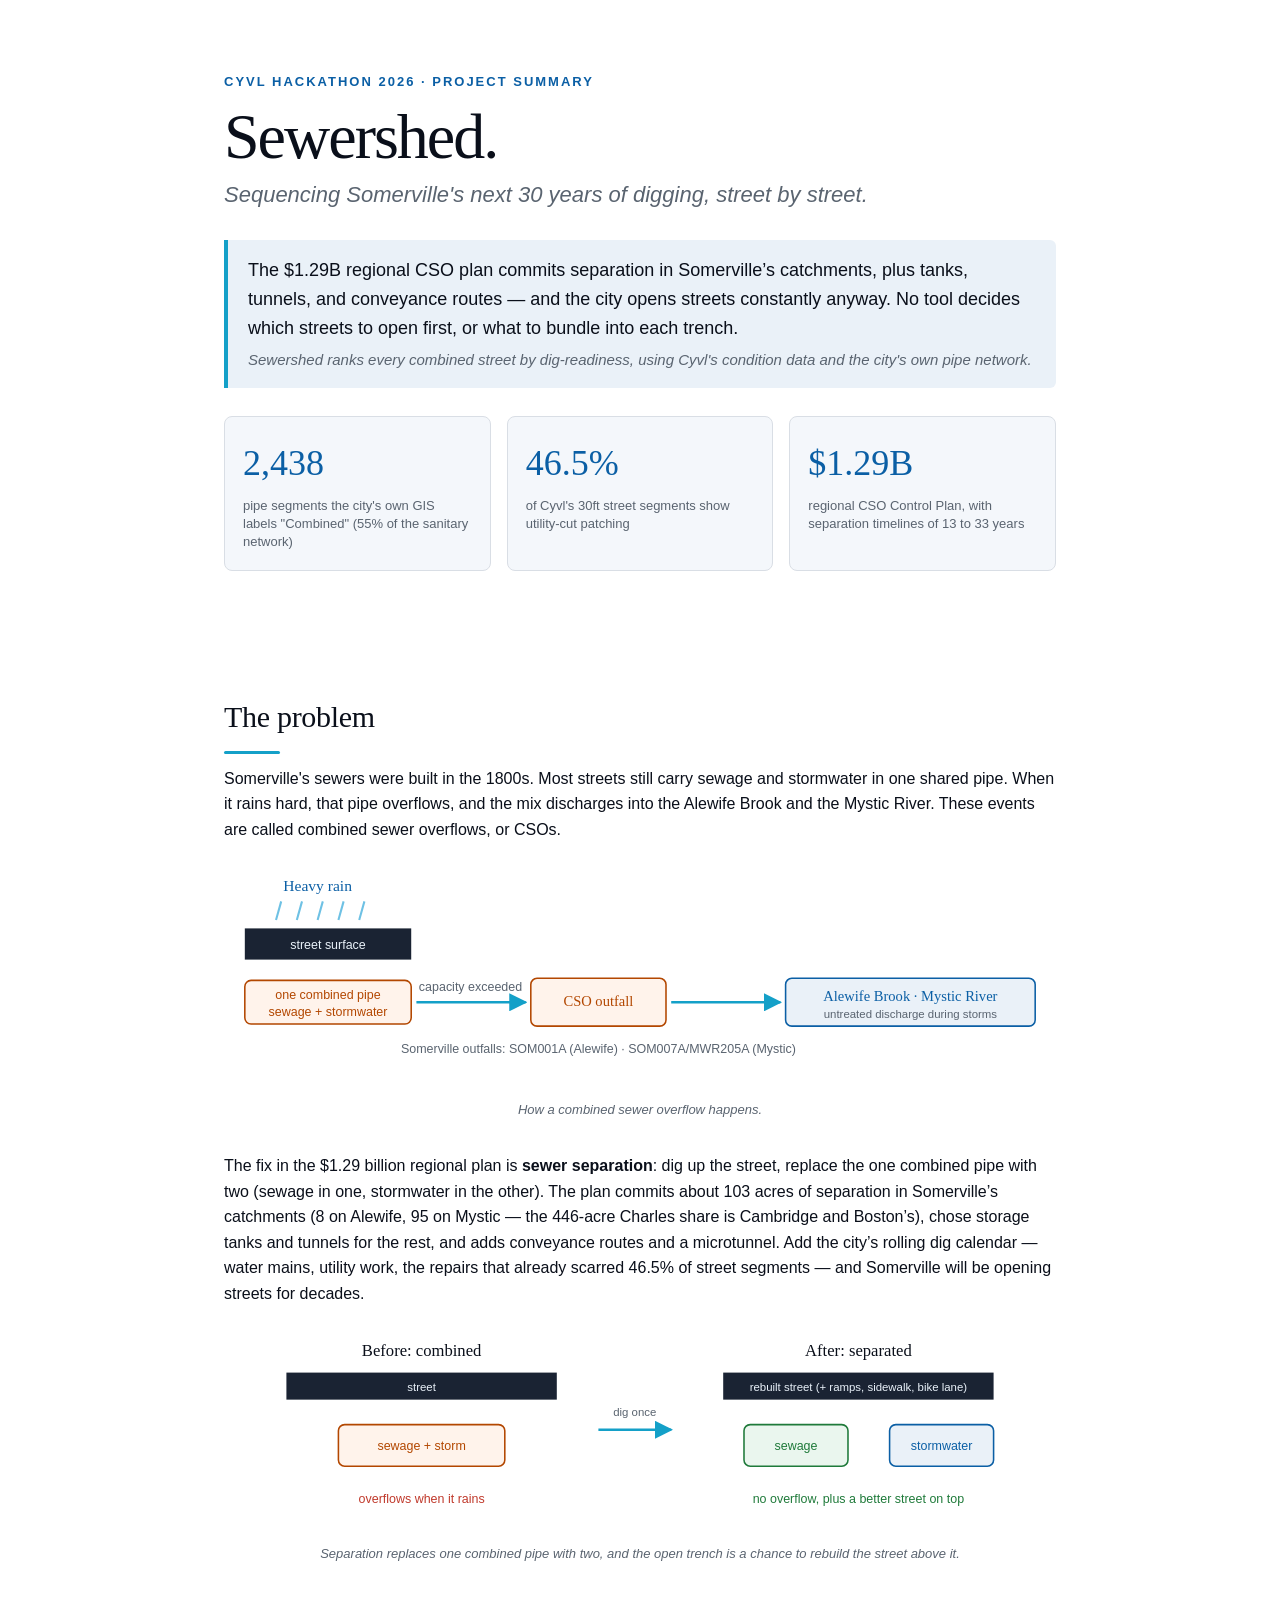
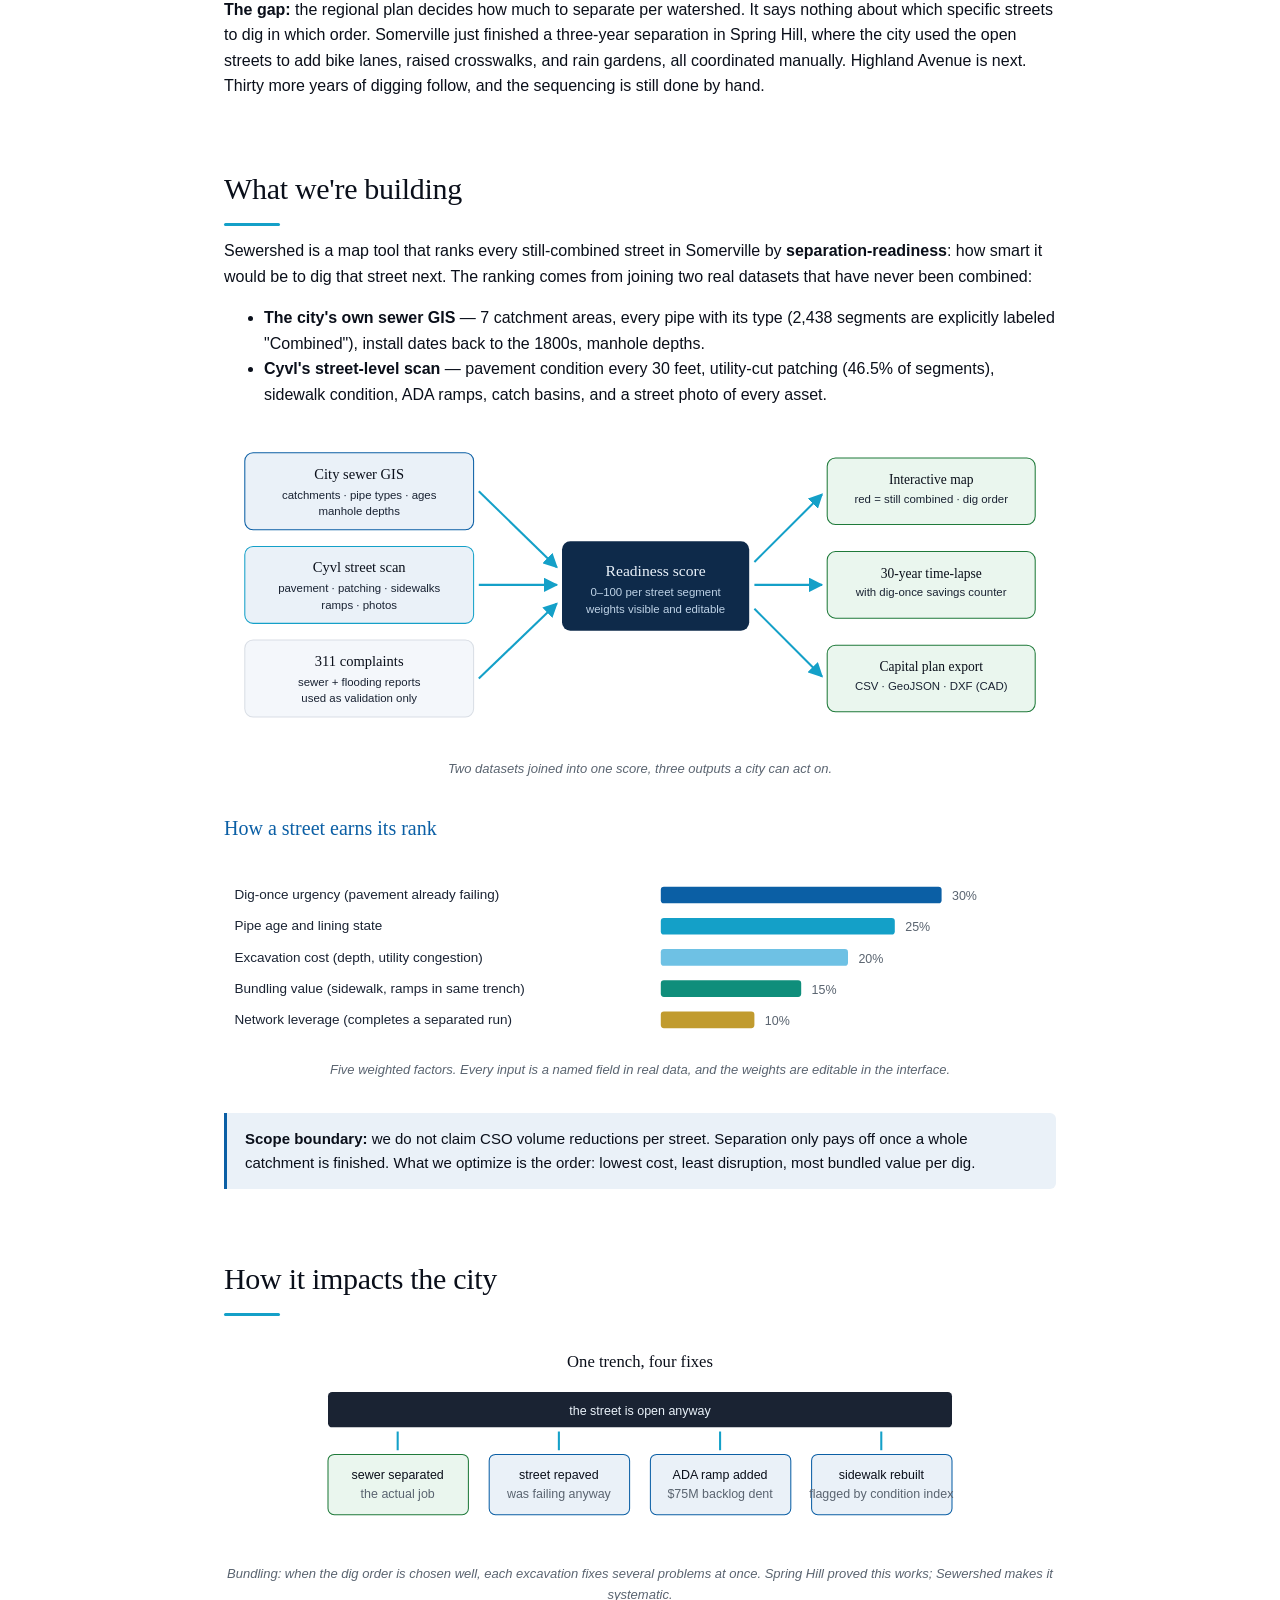
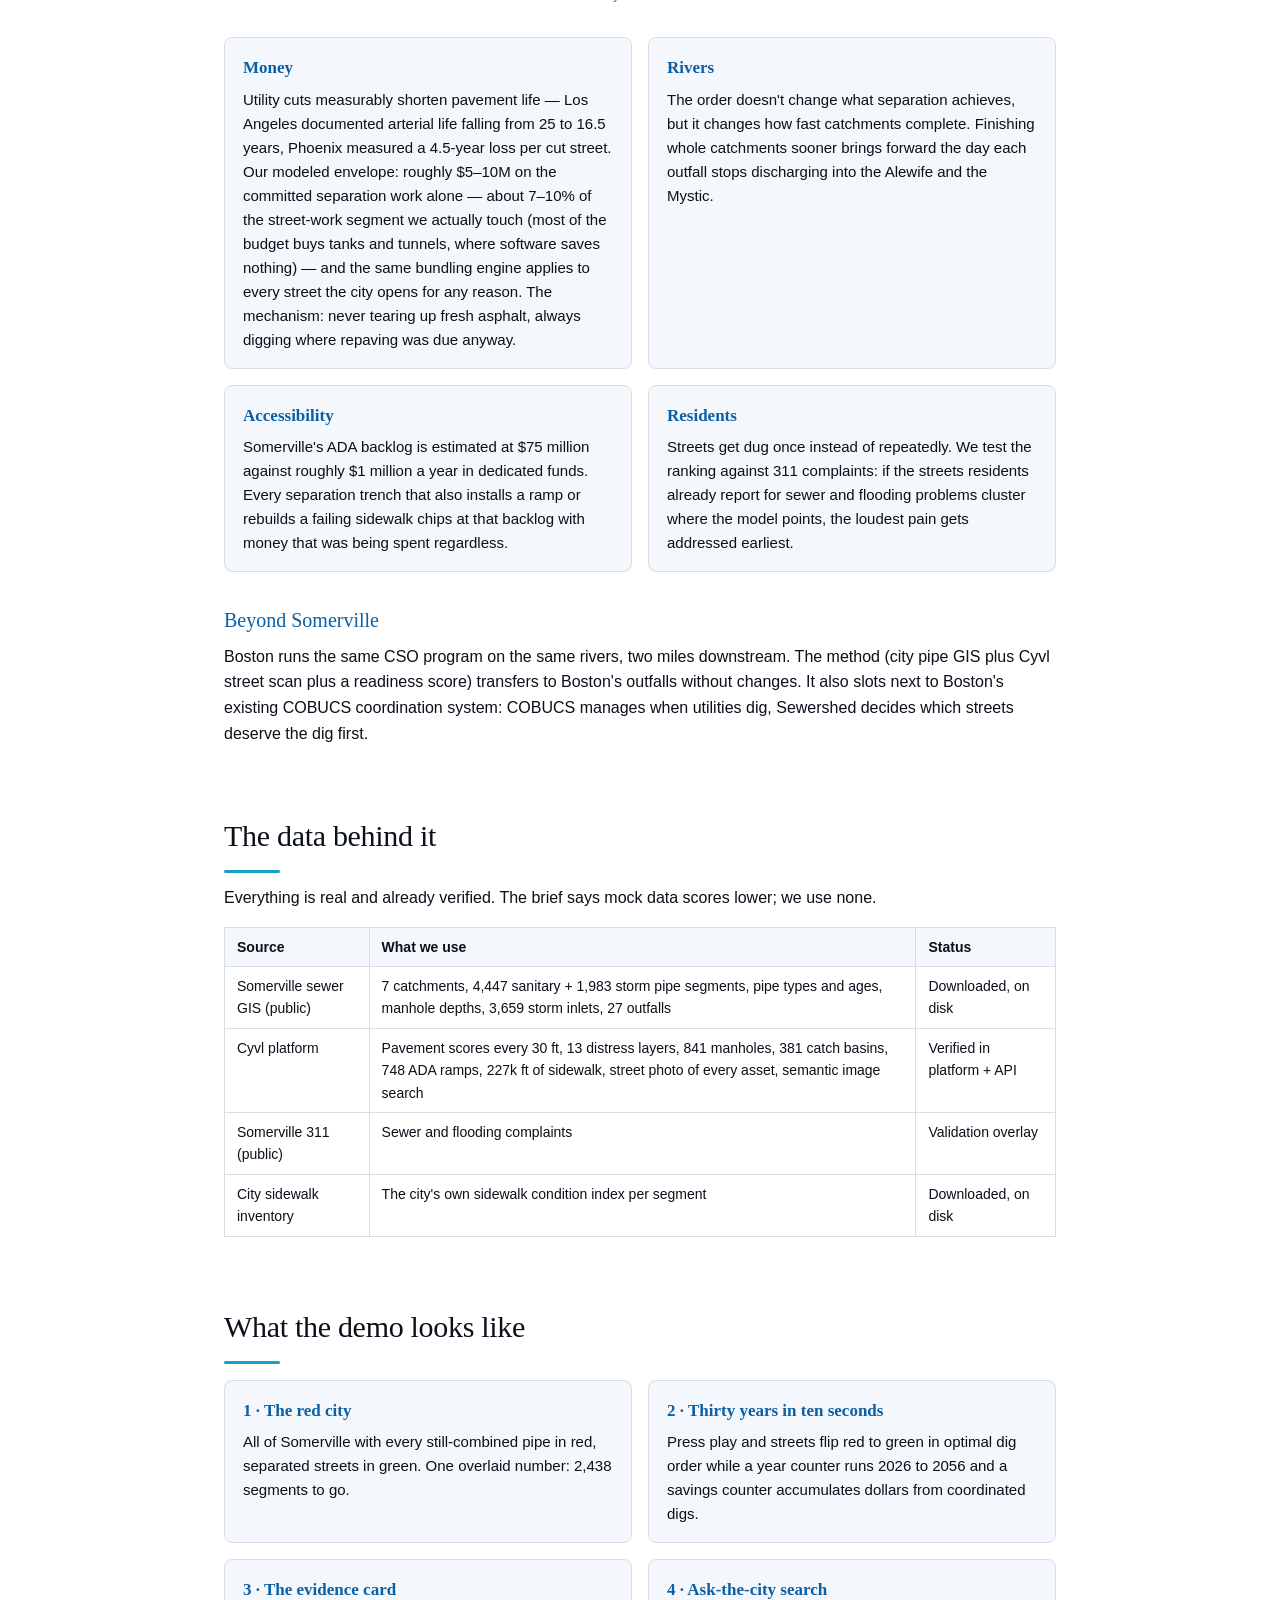
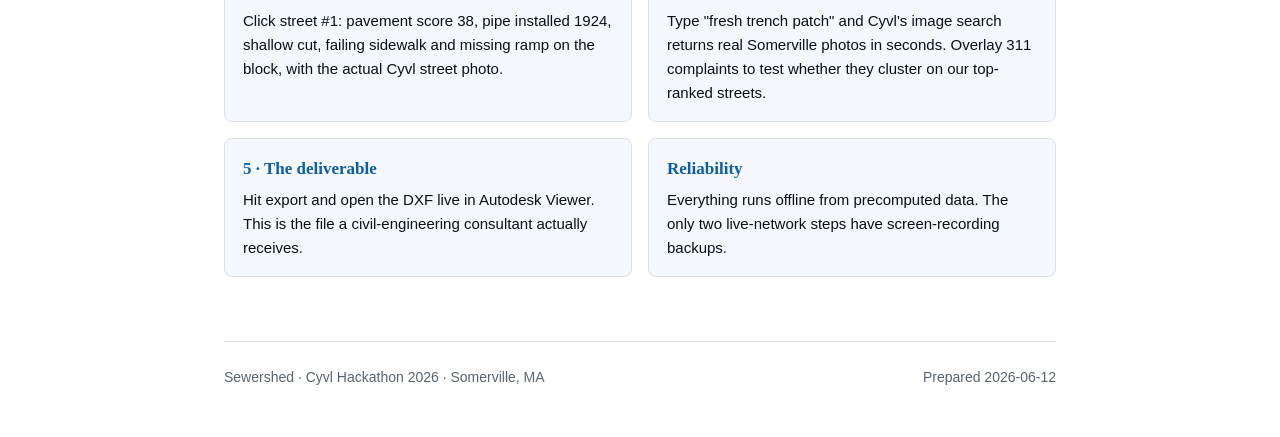
<file: context/Sewershed_Summary.html>
<!DOCTYPE html>
<html lang="en">
<head>
<meta charset="UTF-8">
<meta name="viewport" content="width=device-width, initial-scale=1.0">
<title>Sewershed — What we're building and why it matters</title>
<style>
  :root {
    --ink: #0A0F1A; --ink-2: #1A2333; --muted: #5A6470; --rule: #D9DEE5;
    --paper: #FFFFFF; --paper-2: #F4F7FB; --paper-3: #EAF1F8;
    --accent: #0B5FA5; --accent-2: #14A0C8; --teal: #0F8E7B;
    --warn: #B34700; --good: #1F7A3A; --red: #C0392B; --sea-glow: #6EC1E4;
  }
  * { box-sizing: border-box; }
  html { scroll-behavior: smooth; }
  body {
    margin: 0; padding: 0;
    font-family: -apple-system, "Helvetica Neue", Helvetica, Arial, sans-serif;
    color: var(--ink); background: var(--paper);
    font-size: 16px; line-height: 1.6;
  }
  .wrap { max-width: 880px; margin: 0 auto; padding: 0 24px; }
  h1, h2, h3 { font-family: Georgia, "Times New Roman", serif; font-weight: 400; }
  h2 { font-size: 30px; margin: 2.2em 0 0.4em; letter-spacing: -0.3px; }
  h2::after { content: ""; display: block; width: 56px; height: 3px; background: var(--accent-2); margin-top: 10px; border-radius: 1.5px; }
  h3 { font-size: 20px; color: var(--accent); margin: 1.6em 0 0.3em; }
  p { margin: 0.5em 0 1em; }
  .muted { color: var(--muted); }
  /* hero */
  .hero { padding: 72px 0 48px; }
  .eyebrow { font-size: 13px; color: var(--accent); font-weight: 700; letter-spacing: 2px; text-transform: uppercase; }
  .hero h1 { font-size: 64px; margin: 12px 0 8px; letter-spacing: -2px; line-height: 1.0; }
  .hero .sub { font-size: 22px; color: var(--muted); font-style: italic; margin-bottom: 28px; }
  .tagline { border-left: 4px solid var(--accent-2); background: var(--paper-3); padding: 16px 20px; font-size: 18px; font-weight: 500; border-radius: 0 6px 6px 0; }
  .tagline small { display: block; font-weight: 400; font-style: italic; color: var(--muted); margin-top: 6px; font-size: 15px; }
  .stats { display: grid; grid-template-columns: repeat(3, 1fr); gap: 16px; margin: 28px 0 8px; }
  .stat { background: var(--paper-2); border: 1px solid var(--rule); border-radius: 8px; padding: 18px; }
  .stat .v { font-family: Georgia, serif; font-size: 36px; color: var(--accent); }
  .stat .k { font-size: 13px; color: var(--muted); margin-top: 4px; line-height: 1.4; }
  /* cards */
  .grid2 { display: grid; grid-template-columns: 1fr 1fr; gap: 16px; margin: 16px 0; }
  .card { background: var(--paper-2); border: 1px solid var(--rule); border-radius: 8px; padding: 16px 18px; font-size: 15px; }
  .card h4 { margin: 0 0 6px; font-family: Georgia, serif; font-size: 17px; color: var(--accent); font-weight: 700; }
  .fig { margin: 24px 0 32px; }
  .fig-cap { font-size: 13px; color: var(--muted); font-style: italic; text-align: center; margin-top: 8px; }
  table { border-collapse: collapse; width: 100%; margin: 16px 0 24px; font-size: 14px; }
  th, td { border: 1px solid var(--rule); padding: 8px 12px; text-align: left; vertical-align: top; }
  th { background: var(--paper-2); }
  .callout { border-left: 3px solid var(--accent); background: var(--paper-3); padding: 14px 18px; border-radius: 0 6px 6px 0; margin: 16px 0; font-size: 15px; }
  .footer { border-top: 1px solid var(--rule); margin-top: 64px; padding: 24px 0 48px; color: var(--muted); font-size: 14px; display: flex; justify-content: space-between; }
  @media (max-width: 700px) {
    .stats, .grid2 { grid-template-columns: 1fr; }
    .hero h1 { font-size: 44px; }
  }
</style>
</head>
<body>

<div class="wrap">

  <!-- HERO -->
  <header class="hero">
    <div class="eyebrow">Cyvl Hackathon 2026 · Project Summary</div>
    <h1>Sewershed.</h1>
    <div class="sub">Sequencing Somerville's next 30 years of digging, street by street.</div>
    <div class="tagline">
      The $1.29B regional CSO plan commits separation in Somerville’s catchments, plus tanks, tunnels, and conveyance routes — and the city opens streets constantly anyway. No tool decides which streets to open first, or what to bundle into each trench.
      <small>Sewershed ranks every combined street by dig-readiness, using Cyvl's condition data and the city's own pipe network.</small>
    </div>
    <div class="stats">
      <div class="stat"><div class="v">2,438</div><div class="k">pipe segments the city's own GIS labels "Combined" (55% of the sanitary network)</div></div>
      <div class="stat"><div class="v">46.5%</div><div class="k">of Cyvl's 30ft street segments show utility-cut patching</div></div>
      <div class="stat"><div class="v">$1.29B</div><div class="k">regional CSO Control Plan, with separation timelines of 13 to 33 years</div></div>
    </div>
  </header>

  <!-- PROBLEM -->
  <section>
    <h2>The problem</h2>
    <p>Somerville's sewers were built in the 1800s. Most streets still carry sewage and stormwater in one shared pipe. When it rains hard, that pipe overflows, and the mix discharges into the Alewife Brook and the Mystic River. These events are called combined sewer overflows, or CSOs.</p>

    <div class="fig">
      <svg width="100%" viewBox="0 0 800 210" xmlns="http://www.w3.org/2000/svg" font-family="Helvetica, Arial, sans-serif">
        <defs>
          <marker id="arr" viewBox="0 0 10 10" refX="9" refY="5" markerWidth="7" markerHeight="7" orient="auto">
            <path d="M0,0 L10,5 L0,10 z" fill="#14A0C8"/>
          </marker>
        </defs>
        <!-- rain -->
        <text x="90" y="24" text-anchor="middle" font-family="Georgia" font-size="15" fill="#0B5FA5">Heavy rain</text>
        <g stroke="#6EC1E4" stroke-width="2">
          <line x1="55" y1="34" x2="50" y2="52"/><line x1="75" y1="34" x2="70" y2="52"/>
          <line x1="95" y1="34" x2="90" y2="52"/><line x1="115" y1="34" x2="110" y2="52"/>
          <line x1="135" y1="34" x2="130" y2="52"/>
        </g>
        <!-- street -->
        <rect x="20" y="60" width="160" height="30" fill="#1A2333"/>
        <text x="100" y="80" text-anchor="middle" font-size="12" fill="#EAF2FA">street surface</text>
        <!-- combined pipe -->
        <rect x="20" y="110" width="160" height="42" rx="6" fill="#FFF3EB" stroke="#B34700" stroke-width="1.5"/>
        <text x="100" y="128" text-anchor="middle" font-size="12" fill="#B34700">one combined pipe</text>
        <text x="100" y="144" text-anchor="middle" font-size="12" fill="#B34700">sewage + stormwater</text>
        <!-- arrow -->
        <line x1="185" y1="131" x2="290" y2="131" stroke="#14A0C8" stroke-width="2.5" marker-end="url(#arr)"/>
        <text x="237" y="120" text-anchor="middle" font-size="12" fill="#5A6470">capacity exceeded</text>
        <!-- outfall -->
        <rect x="295" y="108" width="130" height="46" rx="6" fill="#FFF3EB" stroke="#B34700" stroke-width="1.5"/>
        <text x="360" y="135" text-anchor="middle" font-family="Georgia" font-size="14" fill="#B34700">CSO outfall</text>
        <!-- arrow -->
        <line x1="430" y1="131" x2="535" y2="131" stroke="#14A0C8" stroke-width="2.5" marker-end="url(#arr)"/>
        <!-- river -->
        <rect x="540" y="108" width="240" height="46" rx="6" fill="#EAF1F8" stroke="#0B5FA5" stroke-width="1.5"/>
        <text x="660" y="130" text-anchor="middle" font-family="Georgia" font-size="14" fill="#0B5FA5">Alewife Brook · Mystic River</text>
        <text x="660" y="146" text-anchor="middle" font-size="11" fill="#5A6470">untreated discharge during storms</text>
        <!-- outfall ids -->
        <text x="360" y="180" text-anchor="middle" font-size="12" fill="#5A6470">Somerville outfalls: SOM001A (Alewife) · SOM007A/MWR205A (Mystic)</text>
      </svg>
      <div class="fig-cap">How a combined sewer overflow happens.</div>
    </div>

    <p>The fix in the $1.29 billion regional plan is <strong>sewer separation</strong>: dig up the street, replace the one combined pipe with two (sewage in one, stormwater in the other). The plan commits about 103 acres of separation in Somerville’s catchments (8 on Alewife, 95 on Mystic — the 446-acre Charles share is Cambridge and Boston’s), chose storage tanks and tunnels for the rest, and adds conveyance routes and a microtunnel. Add the city’s rolling dig calendar — water mains, utility work, the repairs that already scarred 46.5% of street segments — and Somerville will be opening streets for decades.</p>

    <div class="fig">
      <svg width="100%" viewBox="0 0 800 190" xmlns="http://www.w3.org/2000/svg" font-family="Helvetica, Arial, sans-serif">
        <!-- BEFORE -->
        <text x="190" y="24" text-anchor="middle" font-family="Georgia" font-size="16" fill="#0A0F1A">Before: combined</text>
        <rect x="60" y="40" width="260" height="26" fill="#1A2333"/>
        <text x="190" y="58" text-anchor="middle" font-size="11" fill="#EAF2FA">street</text>
        <rect x="110" y="90" width="160" height="40" rx="6" fill="#FFF3EB" stroke="#B34700" stroke-width="1.5"/>
        <text x="190" y="114" text-anchor="middle" font-size="12" fill="#B34700">sewage + storm</text>
        <text x="190" y="165" text-anchor="middle" font-size="12" fill="#C0392B">overflows when it rains</text>

        <!-- divider arrow -->
        <line x1="360" y1="95" x2="430" y2="95" stroke="#14A0C8" stroke-width="2.5" marker-end="url(#arr)"/>
        <text x="395" y="82" text-anchor="middle" font-size="11" fill="#5A6470">dig once</text>

        <!-- AFTER -->
        <text x="610" y="24" text-anchor="middle" font-family="Georgia" font-size="16" fill="#0A0F1A">After: separated</text>
        <rect x="480" y="40" width="260" height="26" fill="#1A2333"/>
        <text x="610" y="58" text-anchor="middle" font-size="11" fill="#EAF2FA">rebuilt street (+ ramps, sidewalk, bike lane)</text>
        <rect x="500" y="90" width="100" height="40" rx="6" fill="#EAF6EE" stroke="#1F7A3A" stroke-width="1.5"/>
        <text x="550" y="114" text-anchor="middle" font-size="12" fill="#1F7A3A">sewage</text>
        <rect x="640" y="90" width="100" height="40" rx="6" fill="#EAF1F8" stroke="#0B5FA5" stroke-width="1.5"/>
        <text x="690" y="114" text-anchor="middle" font-size="12" fill="#0B5FA5">stormwater</text>
        <text x="610" y="165" text-anchor="middle" font-size="12" fill="#1F7A3A">no overflow, plus a better street on top</text>
      </svg>
      <div class="fig-cap">Separation replaces one combined pipe with two, and the open trench is a chance to rebuild the street above it.</div>
    </div>

    <p><strong>The gap:</strong> the regional plan decides how much to separate per watershed. It says nothing about which specific streets to dig in which order. Somerville just finished a three-year separation in Spring Hill, where the city used the open streets to add bike lanes, raised crosswalks, and rain gardens, all coordinated manually. Highland Avenue is next. Thirty more years of digging follow, and the sequencing is still done by hand.</p>
  </section>

  <!-- WHAT WE BUILD -->
  <section>
    <h2>What we're building</h2>
    <p>Sewershed is a map tool that ranks every still-combined street in Somerville by <strong>separation-readiness</strong>: how smart it would be to dig that street next. The ranking comes from joining two real datasets that have never been combined:</p>
    <ul>
      <li><strong>The city's own sewer GIS</strong> — 7 catchment areas, every pipe with its type (2,438 segments are explicitly labeled "Combined"), install dates back to the 1800s, manhole depths.</li>
      <li><strong>Cyvl's street-level scan</strong> — pavement condition every 30 feet, utility-cut patching (46.5% of segments), sidewalk condition, ADA ramps, catch basins, and a street photo of every asset.</li>
    </ul>

    <div class="fig">
      <svg width="100%" viewBox="0 0 800 300" xmlns="http://www.w3.org/2000/svg" font-family="Helvetica, Arial, sans-serif">
        <defs>
          <marker id="arr2" viewBox="0 0 10 10" refX="9" refY="5" markerWidth="7" markerHeight="7" orient="auto">
            <path d="M0,0 L10,5 L0,10 z" fill="#14A0C8"/>
          </marker>
        </defs>
        <!-- inputs -->
        <rect x="20" y="20" width="220" height="74" rx="8" fill="#EAF1F8" stroke="#0B5FA5"/>
        <text x="130" y="45" text-anchor="middle" font-family="Georgia" font-size="14" fill="#0A0F1A">City sewer GIS</text>
        <text x="130" y="64" text-anchor="middle" font-size="11" fill="#1A2333">catchments · pipe types · ages</text>
        <text x="130" y="80" text-anchor="middle" font-size="11" fill="#1A2333">manhole depths</text>

        <rect x="20" y="110" width="220" height="74" rx="8" fill="#EAF1F8" stroke="#14A0C8"/>
        <text x="130" y="135" text-anchor="middle" font-family="Georgia" font-size="14" fill="#0A0F1A">Cyvl street scan</text>
        <text x="130" y="154" text-anchor="middle" font-size="11" fill="#1A2333">pavement · patching · sidewalks</text>
        <text x="130" y="170" text-anchor="middle" font-size="11" fill="#1A2333">ramps · photos</text>

        <rect x="20" y="200" width="220" height="74" rx="8" fill="#F4F7FB" stroke="#D9DEE5"/>
        <text x="130" y="225" text-anchor="middle" font-family="Georgia" font-size="14" fill="#0A0F1A">311 complaints</text>
        <text x="130" y="244" text-anchor="middle" font-size="11" fill="#1A2333">sewer + flooding reports</text>
        <text x="130" y="260" text-anchor="middle" font-size="11" fill="#1A2333">used as validation only</text>

        <!-- arrows to engine -->
        <line x1="245" y1="57" x2="320" y2="130" stroke="#14A0C8" stroke-width="2" marker-end="url(#arr2)"/>
        <line x1="245" y1="147" x2="320" y2="147" stroke="#14A0C8" stroke-width="2" marker-end="url(#arr2)"/>
        <line x1="245" y1="237" x2="320" y2="165" stroke="#14A0C8" stroke-width="2" marker-end="url(#arr2)"/>

        <!-- engine -->
        <rect x="325" y="105" width="180" height="86" rx="8" fill="#0E2A4A"/>
        <text x="415" y="138" text-anchor="middle" font-family="Georgia" font-size="15" fill="#EAF2FA">Readiness score</text>
        <text x="415" y="158" text-anchor="middle" font-size="11" fill="#BED2E6">0–100 per street segment</text>
        <text x="415" y="174" text-anchor="middle" font-size="11" fill="#BED2E6">weights visible and editable</text>

        <!-- arrows to outputs -->
        <line x1="510" y1="125" x2="575" y2="60" stroke="#14A0C8" stroke-width="2" marker-end="url(#arr2)"/>
        <line x1="510" y1="147" x2="575" y2="147" stroke="#14A0C8" stroke-width="2" marker-end="url(#arr2)"/>
        <line x1="510" y1="170" x2="575" y2="235" stroke="#14A0C8" stroke-width="2" marker-end="url(#arr2)"/>

        <!-- outputs -->
        <rect x="580" y="25" width="200" height="64" rx="8" fill="#EAF6EE" stroke="#1F7A3A"/>
        <text x="680" y="50" text-anchor="middle" font-family="Georgia" font-size="13" fill="#0A0F1A">Interactive map</text>
        <text x="680" y="68" text-anchor="middle" font-size="11" fill="#1A2333">red = still combined · dig order</text>

        <rect x="580" y="115" width="200" height="64" rx="8" fill="#EAF6EE" stroke="#1F7A3A"/>
        <text x="680" y="140" text-anchor="middle" font-family="Georgia" font-size="13" fill="#0A0F1A">30-year time-lapse</text>
        <text x="680" y="158" text-anchor="middle" font-size="11" fill="#1A2333">with dig-once savings counter</text>

        <rect x="580" y="205" width="200" height="64" rx="8" fill="#EAF6EE" stroke="#1F7A3A"/>
        <text x="680" y="230" text-anchor="middle" font-family="Georgia" font-size="13" fill="#0A0F1A">Capital plan export</text>
        <text x="680" y="248" text-anchor="middle" font-size="11" fill="#1A2333">CSV · GeoJSON · DXF (CAD)</text>
      </svg>
      <div class="fig-cap">Two datasets joined into one score, three outputs a city can act on.</div>
    </div>

    <h3>How a street earns its rank</h3>
    <div class="fig">
      <svg width="100%" viewBox="0 0 800 170" xmlns="http://www.w3.org/2000/svg" font-family="Helvetica, Arial, sans-serif">
        <!-- weight bars -->
        <g font-size="13" fill="#1A2333">
          <text x="10" y="30">Dig-once urgency (pavement already failing)</text>
          <rect x="420" y="18" width="270" height="16" rx="3" fill="#0B5FA5"/>
          <text x="700" y="31" font-size="12" fill="#5A6470">30%</text>

          <text x="10" y="60">Pipe age and lining state</text>
          <rect x="420" y="48" width="225" height="16" rx="3" fill="#14A0C8"/>
          <text x="655" y="61" font-size="12" fill="#5A6470">25%</text>

          <text x="10" y="90">Excavation cost (depth, utility congestion)</text>
          <rect x="420" y="78" width="180" height="16" rx="3" fill="#6EC1E4"/>
          <text x="610" y="91" font-size="12" fill="#5A6470">20%</text>

          <text x="10" y="120">Bundling value (sidewalk, ramps in same trench)</text>
          <rect x="420" y="108" width="135" height="16" rx="3" fill="#0F8E7B"/>
          <text x="565" y="121" font-size="12" fill="#5A6470">15%</text>

          <text x="10" y="150">Network leverage (completes a separated run)</text>
          <rect x="420" y="138" width="90" height="16" rx="3" fill="#C19B2E"/>
          <text x="520" y="151" font-size="12" fill="#5A6470">10%</text>
        </g>
      </svg>
      <div class="fig-cap">Five weighted factors. Every input is a named field in real data, and the weights are editable in the interface.</div>
    </div>

    <div class="callout">
      <strong>Scope boundary:</strong> we do not claim CSO volume reductions per street. Separation only pays off once a whole catchment is finished. What we optimize is the order: lowest cost, least disruption, most bundled value per dig.
    </div>
  </section>

  <!-- IMPACT -->
  <section>
    <h2>How it impacts the city</h2>

    <div class="fig">
      <svg width="100%" viewBox="0 0 800 200" xmlns="http://www.w3.org/2000/svg" font-family="Helvetica, Arial, sans-serif">
        <text x="400" y="26" text-anchor="middle" font-family="Georgia" font-size="16" fill="#0A0F1A">One trench, four fixes</text>
        <!-- trench -->
        <rect x="100" y="50" width="600" height="34" fill="#1A2333" rx="4"/>
        <text x="400" y="72" text-anchor="middle" font-size="12" fill="#EAF2FA">the street is open anyway</text>
        <!-- four boxes below -->
        <g font-size="12">
          <rect x="100" y="110" width="135" height="58" rx="6" fill="#EAF6EE" stroke="#1F7A3A"/>
          <text x="167" y="134" text-anchor="middle" fill="#0A0F1A">sewer separated</text>
          <text x="167" y="152" text-anchor="middle" fill="#5A6470">the actual job</text>

          <rect x="255" y="110" width="135" height="58" rx="6" fill="#EAF1F8" stroke="#0B5FA5"/>
          <text x="322" y="134" text-anchor="middle" fill="#0A0F1A">street repaved</text>
          <text x="322" y="152" text-anchor="middle" fill="#5A6470">was failing anyway</text>

          <rect x="410" y="110" width="135" height="58" rx="6" fill="#EAF1F8" stroke="#0B5FA5"/>
          <text x="477" y="134" text-anchor="middle" fill="#0A0F1A">ADA ramp added</text>
          <text x="477" y="152" text-anchor="middle" fill="#5A6470">$75M backlog dent</text>

          <rect x="565" y="110" width="135" height="58" rx="6" fill="#EAF1F8" stroke="#0B5FA5"/>
          <text x="632" y="134" text-anchor="middle" fill="#0A0F1A">sidewalk rebuilt</text>
          <text x="632" y="152" text-anchor="middle" fill="#5A6470">flagged by condition index</text>
        </g>
        <line x1="167" y1="88" x2="167" y2="106" stroke="#14A0C8" stroke-width="2"/>
        <line x1="322" y1="88" x2="322" y2="106" stroke="#14A0C8" stroke-width="2"/>
        <line x1="477" y1="88" x2="477" y2="106" stroke="#14A0C8" stroke-width="2"/>
        <line x1="632" y1="88" x2="632" y2="106" stroke="#14A0C8" stroke-width="2"/>
      </svg>
      <div class="fig-cap">Bundling: when the dig order is chosen well, each excavation fixes several problems at once. Spring Hill proved this works; Sewershed makes it systematic.</div>
    </div>

    <div class="grid2">
      <div class="card"><h4>Money</h4>Utility cuts measurably shorten pavement life — Los Angeles documented arterial life falling from 25 to 16.5 years, Phoenix measured a 4.5-year loss per cut street. Our modeled envelope: roughly $5–10M on the committed separation work alone — about 7–10% of the street-work segment we actually touch (most of the budget buys tanks and tunnels, where software saves nothing) — and the same bundling engine applies to every street the city opens for any reason. The mechanism: never tearing up fresh asphalt, always digging where repaving was due anyway.</div>
      <div class="card"><h4>Rivers</h4>The order doesn't change what separation achieves, but it changes how fast catchments complete. Finishing whole catchments sooner brings forward the day each outfall stops discharging into the Alewife and the Mystic.</div>
      <div class="card"><h4>Accessibility</h4>Somerville's ADA backlog is estimated at $75 million against roughly $1 million a year in dedicated funds. Every separation trench that also installs a ramp or rebuilds a failing sidewalk chips at that backlog with money that was being spent regardless.</div>
      <div class="card"><h4>Residents</h4>Streets get dug once instead of repeatedly. We test the ranking against 311 complaints: if the streets residents already report for sewer and flooding problems cluster where the model points, the loudest pain gets addressed earliest.</div>
    </div>

    <h3>Beyond Somerville</h3>
    <p>Boston runs the same CSO program on the same rivers, two miles downstream. The method (city pipe GIS plus Cyvl street scan plus a readiness score) transfers to Boston's outfalls without changes. It also slots next to Boston's existing COBUCS coordination system: COBUCS manages when utilities dig, Sewershed decides which streets deserve the dig first.</p>
  </section>

  <!-- DATA -->
  <section>
    <h2>The data behind it</h2>
    <p>Everything is real and already verified. The brief says mock data scores lower; we use none.</p>
    <table>
      <tr><th>Source</th><th>What we use</th><th>Status</th></tr>
      <tr><td>Somerville sewer GIS (public)</td><td>7 catchments, 4,447 sanitary + 1,983 storm pipe segments, pipe types and ages, manhole depths, 3,659 storm inlets, 27 outfalls</td><td>Downloaded, on disk</td></tr>
      <tr><td>Cyvl platform</td><td>Pavement scores every 30 ft, 13 distress layers, 841 manholes, 381 catch basins, 748 ADA ramps, 227k ft of sidewalk, street photo of every asset, semantic image search</td><td>Verified in platform + API</td></tr>
      <tr><td>Somerville 311 (public)</td><td>Sewer and flooding complaints</td><td>Validation overlay</td></tr>
      <tr><td>City sidewalk inventory</td><td>The city's own sidewalk condition index per segment</td><td>Downloaded, on disk</td></tr>
    </table>
  </section>

  <!-- DEMO -->
  <section>
    <h2>What the demo looks like</h2>
    <div class="grid2">
      <div class="card"><h4>1 · The red city</h4>All of Somerville with every still-combined pipe in red, separated streets in green. One overlaid number: 2,438 segments to go.</div>
      <div class="card"><h4>2 · Thirty years in ten seconds</h4>Press play and streets flip red to green in optimal dig order while a year counter runs 2026 to 2056 and a savings counter accumulates dollars from coordinated digs.</div>
      <div class="card"><h4>3 · The evidence card</h4>Click street #1: pavement score 38, pipe installed 1924, shallow cut, failing sidewalk and missing ramp on the block, with the actual Cyvl street photo.</div>
      <div class="card"><h4>4 · Ask-the-city search</h4>Type "fresh trench patch" and Cyvl's image search returns real Somerville photos in seconds. Overlay 311 complaints to test whether they cluster on our top-ranked streets.</div>
      <div class="card"><h4>5 · The deliverable</h4>Hit export and open the DXF live in Autodesk Viewer. This is the file a civil-engineering consultant actually receives.</div>
      <div class="card"><h4>Reliability</h4>Everything runs offline from precomputed data. The only two live-network steps have screen-recording backups.</div>
    </div>
  </section>

  <footer class="footer">
    <span>Sewershed · Cyvl Hackathon 2026 · Somerville, MA</span>
    <span>Prepared 2026-06-12</span>
  </footer>

</div>
</body>
</html>
</file>
